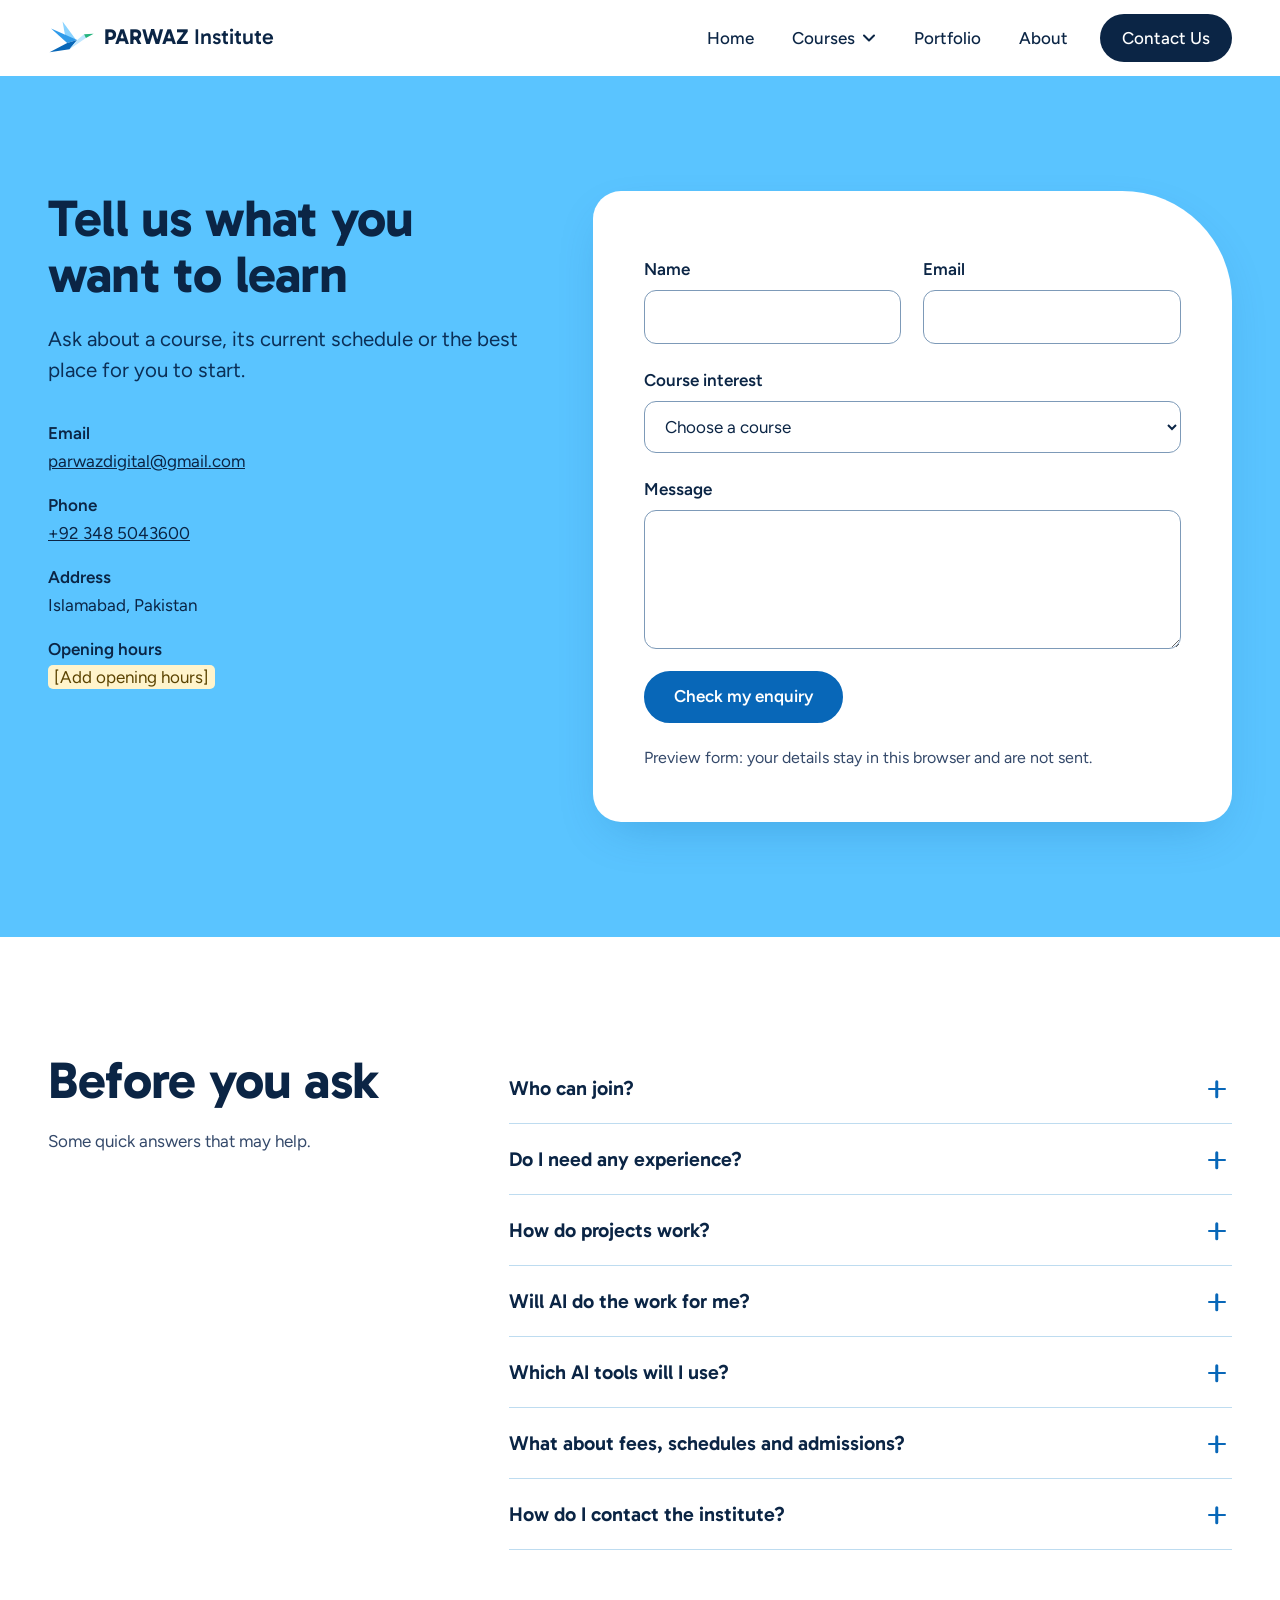
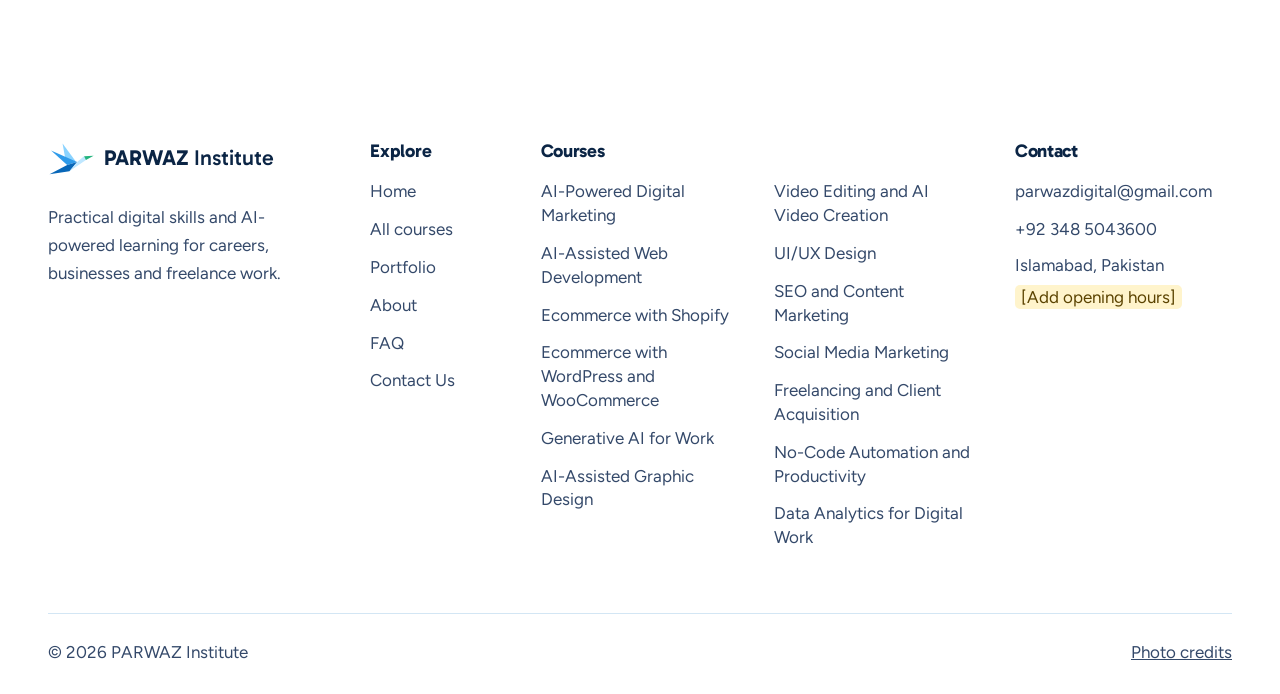
<file: contact.html>
<!DOCTYPE html>
<html lang="en">
<head>
  <meta charset="utf-8">
  <meta name="viewport" content="width=device-width, initial-scale=1">
  <title>Contact Us | PARWAZ Institute</title>
  <meta name="description" content="Ask PARWAZ Institute about a course or get help choosing where to start.">
  <meta name="theme-color" content="#5AC4FF">
  <link rel="icon" href="favicon.svg" type="image/svg+xml">
  <link rel="preconnect" href="https://images.unsplash.com">
  <link rel="preconnect" href="https://fonts.googleapis.com">
  <link rel="preconnect" href="https://fonts.gstatic.com" crossorigin>
  <link rel="stylesheet" href="https://fonts.googleapis.com/css2?family=Figtree:wght@400;500;600&amp;family=Gabarito:wght@500;600;700&amp;display=swap">
  <link rel="stylesheet" href="css/styles.css">
</head>
<body data-page="contact">
  <a class="skip" href="#main">Skip to content</a>
  <header id="site-header"></header>
  <noscript><p class="wrap">Please turn on JavaScript to see courses and use this site's menus.</p></noscript>
  <script src="js/data.js"></script>
  <script src="js/layout.js"></script>
  <main id="main" tabindex="-1">
    <section class="section contact"><div class="wrap contact-grid"><div class="page-intro"><h1 class="h2">Tell us what you want to learn</h1><p class="lede">Ask about a course, its current schedule or the best place for you to start.</p><dl class="contact-info" id="contact-info"></dl></div><div class="form-card"><div id="contact-form"></div></div></div></section>
    <section class="section" id="faq" aria-labelledby="t-faq"><div class="wrap faq"><div class="head"><h2 class="h2" id="t-faq">Before you ask</h2><p>Some quick answers that may help.</p></div><div id="faq-list"></div></div></section>
  </main>
  <footer id="site-footer"></footer>
  <script src="js/main.js"></script>
</body>
</html>
</file>
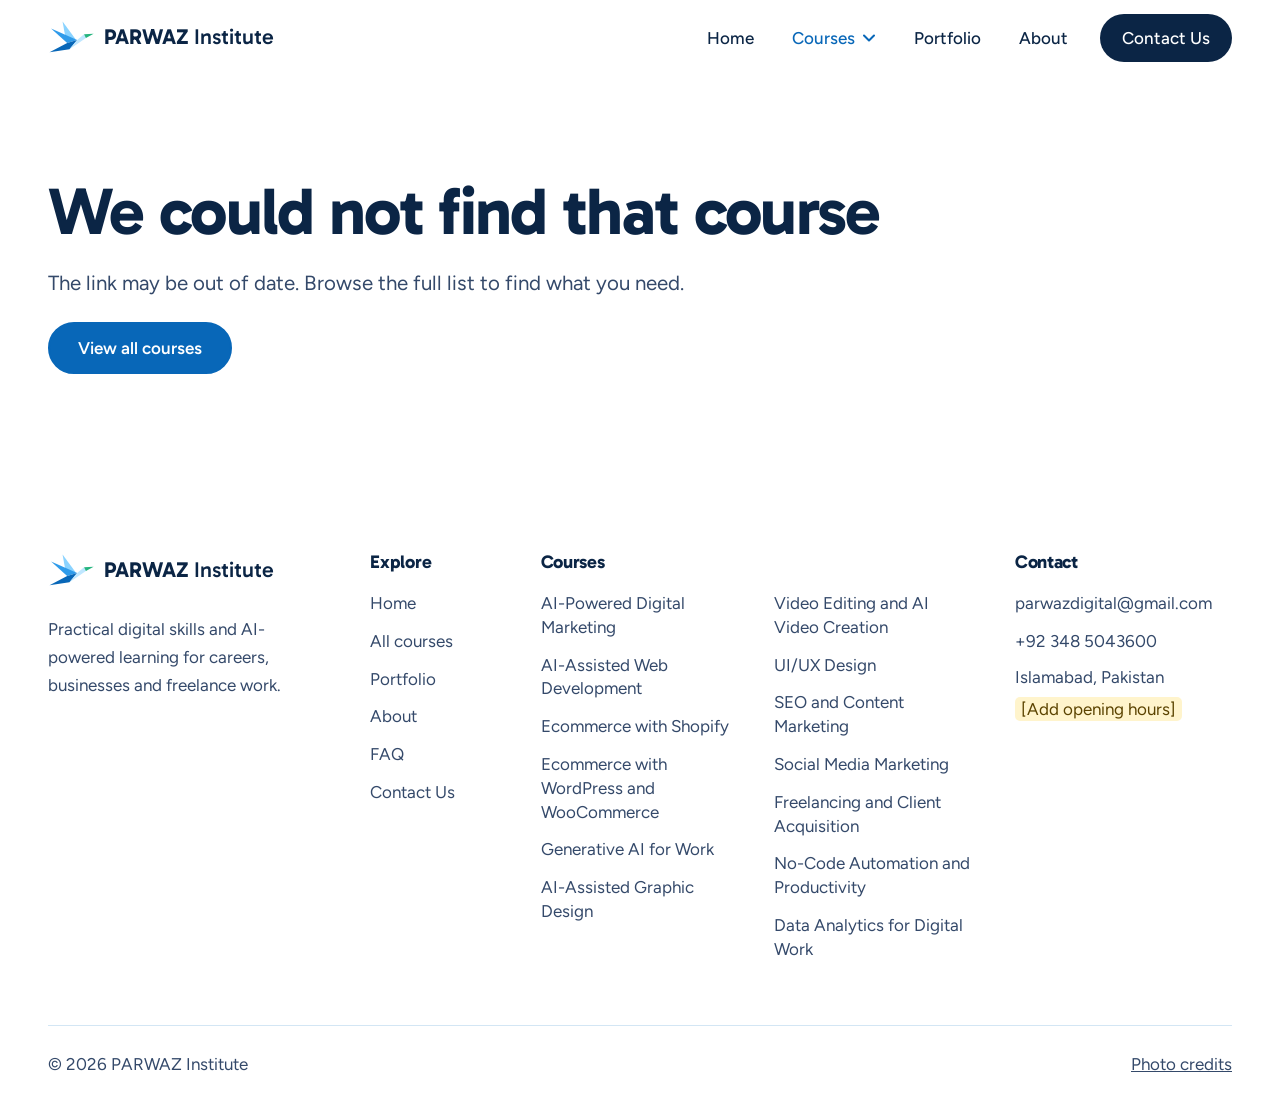
<file: course.html>
<!DOCTYPE html>
<html lang="en">
<head>
  <meta charset="utf-8">
  <meta name="viewport" content="width=device-width, initial-scale=1">
  <title>Course | PARWAZ Institute</title>
  <meta name="description" content="Course details from PARWAZ Institute.">
  <meta name="theme-color" content="#5AC4FF">
  <link rel="icon" href="favicon.svg" type="image/svg+xml">
  <link rel="preconnect" href="https://images.unsplash.com">
  <link rel="preconnect" href="https://fonts.googleapis.com">
  <link rel="preconnect" href="https://fonts.gstatic.com" crossorigin>
  <link rel="stylesheet" href="https://fonts.googleapis.com/css2?family=Figtree:wght@400;500;600&amp;family=Gabarito:wght@500;600;700&amp;display=swap">
  <link rel="stylesheet" href="css/styles.css">
</head>
<body data-page="courses">
  <a class="skip" href="#main">Skip to content</a>
  <header id="site-header"></header>
  <noscript><p class="wrap">Please turn on JavaScript to see courses and use this site's menus.</p></noscript>
  <script src="js/data.js"></script>
  <script src="js/layout.js"></script>
  <main id="main" tabindex="-1">
    <div id="course-detail"></div>
  </main>
  <footer id="site-footer"></footer>
  <script src="js/main.js"></script>
</body>
</html>
</file>
<file: css/styles.css>
/* PARWAZ Institute. Palette and type tokens first; sections follow page order. */
:root {
  --navy: #0B2545; --ink: #34496A; --sky: #5AC4FF; --sky-soft: #BFE7FF; --mist: #EDF8FF;
  --blue: #0867B8; --blue-dark: #06508F; --green: #24B47E; --green-dark: #0F6B4C; --line: #D3E6F4; --white: #fff;
  --display: "Gabarito", "Trebuchet MS", sans-serif; --body: "Figtree", "Segoe UI", sans-serif;
  --r-s: 12px; --r-m: 22px; --wing: clamp(80px, 13vw, 190px) 28px clamp(80px, 13vw, 190px) 28px;
  --shadow: 0 18px 50px -18px rgba(8, 80, 143, .28);
  --gap-y: clamp(72px, 9vw, 128px);
}
*, *::before, *::after { box-sizing: border-box; }
html { scroll-behavior: smooth; scroll-padding-top: 76px; -webkit-text-size-adjust: 100%; }
body { margin: 0; font: 400 1.0625rem/1.65 var(--body); color: var(--ink); background: var(--white); }
body.locked { overflow: hidden; }
h1, h2, h3 { font-family: var(--display); color: var(--navy); line-height: 1.08; letter-spacing: -.015em; margin: 0; font-weight: 700; text-wrap: balance; }
h3 { line-height: 1.2; letter-spacing: 0; }
p { margin: 0; text-wrap: pretty; }
ul, ol, dl, dd { margin: 0; padding: 0; list-style: none; }
img { display: block; max-width: 100%; height: auto; }
a { color: var(--blue); }
button, input, select, textarea { font: inherit; color: inherit; }
button { cursor: pointer; }
[hidden] { display: none !important; }
:focus-visible { outline: 3px solid var(--navy); outline-offset: 3px; border-radius: 6px; }
.sr-only { position: absolute; width: 1px; height: 1px; overflow: hidden; clip-path: inset(50%); white-space: nowrap; }
.skip { position: absolute; left: 16px; top: -80px; background: var(--navy); color: #fff; padding: 12px 18px; border-radius: var(--r-s); z-index: 50; }
.skip:focus { top: 12px; }
.wrap { width: min(1200px, 100% - 2 * clamp(20px, 4vw, 48px)); margin-inline: auto; }
.section { padding-block: var(--gap-y); }
.tint { background: var(--mist); }
.h2 { font-size: clamp(2rem, 4.2vw, 3.25rem); max-width: 17em; }
.lede { font-size: clamp(1.1rem, 1.6vw, 1.3rem); line-height: 1.55; max-width: 36em; }
.head { display: grid; gap: 18px; margin-bottom: clamp(36px, 5vw, 64px); }
.head .lede { max-width: 34em; }

.btn { display: inline-flex; align-items: center; justify-content: center; min-height: 52px; padding: 12px 28px; border: 2px solid var(--blue); border-radius: 999px; background: var(--blue); color: #fff; font-weight: 600; text-decoration: none; line-height: 1.2; transition: background-color .2s, border-color .2s, color .2s; }
.btn:hover { background: var(--blue-dark); border-color: var(--blue-dark); }
.btn-navy { background: var(--navy); border-color: var(--navy); }
.btn-navy:hover { background: #14396A; border-color: #14396A; }
.btn-line { background: transparent; border-color: var(--navy); color: var(--navy); }
.btn-line:hover { background: var(--navy); border-color: var(--navy); color: #fff; }
.text-link { font-weight: 600; text-underline-offset: 5px; text-decoration-thickness: 2px; }
.text-link:hover { color: var(--navy); }
.placeholder { background: #FFF4CC; color: #5B4300; padding: 2px 6px; border-radius: 5px; }
.tag { display: inline-block; background: #D5F3E6; color: #0A5239; font-size: .875rem; font-weight: 600; line-height: 1.3; padding: 4px 10px; border-radius: 6px; }
.ticks { display: grid; gap: 12px; }
.ticks li { position: relative; padding-left: 34px; }
.ticks li::before { content: ""; position: absolute; left: 2px; top: .42em; width: 15px; height: 8px; border: solid var(--green); border-width: 0 0 3px 3px; transform: rotate(-45deg); border-radius: 1px; }

/* Bird */
.bird { display: block; overflow: visible; }
.b1 { fill: #8AD3FF; } .b2 { fill: #2F9BEA; } .b3 { fill: #0867B8; } .b4 { fill: #BFE7FF; } .b5 { fill: #24B47E; }

/* Header */
#site-header { position: sticky; top: 0; z-index: 30; background: var(--white); min-height: 76px; transition: box-shadow .2s; }
#site-header.scrolled { box-shadow: 0 1px 0 var(--line); }
.bar { display: flex; align-items: center; justify-content: space-between; min-height: 76px; gap: 24px; }
.logo { display: inline-flex; align-items: center; gap: 10px; text-decoration: none; color: var(--navy); font: 500 1.35rem/1 var(--display); }
.logo .bird { width: 46px; }
.nav-list a, .drop-btn { color: var(--navy); text-decoration: none; font-weight: 500; }
.drop-btn { background: none; border: 0; display: inline-flex; align-items: center; gap: 8px; }
.caret { width: 12px; transition: transform .2s; }
.drop-btn[aria-expanded=true] .caret { transform: rotate(180deg); }
.drop-title { font: 700 1.1rem/1.2 var(--display); color: var(--navy); margin-bottom: 8px; }
.menu-btn { display: inline-flex; align-items: center; gap: 12px; min-height: 48px; padding: 8px 4px 8px 12px; border: 0; background: none; font-weight: 600; color: var(--navy); }
.burger, .burger::before { width: 24px; height: 2.5px; border-radius: 2px; background: currentColor; transition: transform .2s; }
.burger { position: relative; transform: translateY(-4px); }
.burger::before { content: ""; position: absolute; inset: 0; transform: translateY(8px); }
.menu-open .burger { transform: rotate(45deg); }
.menu-open .burger::before { transform: rotate(-90deg); }

@media (max-width: 899.98px) {
  #main-nav { display: none; position: absolute; left: 0; right: 0; top: 100%; height: calc(100dvh - 76px); overflow-y: auto; background: var(--white); padding: 8px clamp(20px, 4vw, 48px) 48px; overscroll-behavior: contain; }
  .menu-open #main-nav { display: block; }
  .nav-list > li { border-bottom: 1px solid var(--line); }
  .nav-list > li > a, .drop-btn { display: flex; width: 100%; justify-content: space-between; padding: 18px 2px; font: 600 1.35rem/1.2 var(--display); }
  .nav-list > li:last-child { border: 0; padding-top: 24px; }
  .nav-list .nav-cta { justify-content: center; background: var(--blue); color: #fff; border-radius: 999px; font-size: 1.1rem; }
  .drop { padding: 0 2px 24px; }
  .drop-grid { display: grid; gap: 24px; }
  .drop li a { display: block; padding: 10px 0; font-weight: 400; }
  .drop-all { display: inline-block; margin-top: 18px; padding: 10px 0; font-weight: 600 !important; text-decoration: underline !important; text-underline-offset: 5px; color: var(--blue) !important; }
}
@media (min-width: 900px) {
  .menu-btn { display: none; }
  .nav-list { display: flex; align-items: center; gap: clamp(2px, .8vw, 12px); }
  .nav-list > li > a, .drop-btn { display: inline-flex; padding: 10px 14px; border-radius: 10px; transition: background-color .2s; }
  .nav-list > li > a:hover, .drop-btn:hover, .drop-btn[aria-expanded=true] { background: var(--mist); }
  .nav-list [aria-current], .drop-btn.is-current { color: var(--blue); }
  .nav-list .nav-cta, .nav-list .nav-cta[aria-current] { background: var(--navy); color: #fff; border-radius: 999px; padding-inline: 22px; margin-left: 8px; }
  .nav-list .nav-cta:hover { background: #14396A; }
  .drop { position: absolute; top: calc(100% - 4px); left: 50%; transform: translateX(-50%); width: min(1200px, 100% - 64px); max-height: calc(100vh - 90px); overflow: auto; background: #fff; border-radius: var(--r-m); box-shadow: var(--shadow), 0 0 0 1px var(--line); padding: 32px; }
  .drop-grid { display: grid; grid-template-columns: repeat(4, 1fr); gap: 28px; }
  .drop li a { display: block; padding: 8px 10px; margin-left: -10px; border-radius: 8px; line-height: 1.35; font-weight: 400; }
  .drop li a:hover { background: var(--mist); color: var(--blue); }
  .drop-all { display: inline-block; margin-top: 22px; font-weight: 600 !important; color: var(--blue) !important; text-decoration: underline !important; text-underline-offset: 5px; }
}

/* Hero */
.hero { position: relative; background: var(--sky); overflow: hidden; isolation: isolate; }
.hero-grid { display: grid; gap: 48px; padding-block: clamp(48px, 6vw, 88px) clamp(56px, 7vw, 96px); align-items: center; }
.hero h1 { font-size: clamp(2.9rem, 6.2vw, 5.4rem); line-height: .98; letter-spacing: -.03em; }
.hero h1 span { display: block; }
@media (max-width: 899.98px) { .hero h1 { font-size: clamp(2.1rem, 10.2vw, 4.2rem); } }
.hero .lede { color: #0B2F57; margin: 26px 0 34px; max-width: 31em; }
.actions { display: flex; flex-wrap: wrap; gap: 14px; }
.hero-note { margin-top: 32px; color: #0B2F57; font-weight: 500; display: flex; gap: 8px 26px; flex-wrap: wrap; }
.hero-note li { position: relative; padding-left: 20px; }
.hero-note li::before { content: ""; position: absolute; left: 0; top: .5em; width: 11px; height: 11px; background: #fff; clip-path: polygon(0 50%, 100% 0, 65% 100%); }
.hero-art { position: relative; }
.hero-photo { border-radius: var(--wing); overflow: hidden; aspect-ratio: 1 / 1.02; background: var(--sky-soft); }
.hero-photo img { width: 100%; height: 100%; object-fit: cover; }
.hero-bird { position: absolute; width: clamp(130px, 18vw, 250px); left: clamp(-52px, -4vw, -10px); bottom: -9%; transform: rotate(-9deg); filter: drop-shadow(0 18px 18px rgba(11, 37, 69, .25)); }
.hero-bird .b1 { fill: #DDF2FF; } .hero-bird .b2 { fill: #fff; } .hero-bird .b3 { fill: #BFE0F7; } .hero-bird .b4 { fill: #F2FAFF; } .hero-bird .b5 { fill: #24B47E; }
.hero-path { position: absolute; z-index: -1; inset: 0; width: 100%; height: 100%; }
.hero-path path { fill: none; stroke: #fff; stroke-width: 3; stroke-dasharray: 3 13; stroke-linecap: round; opacity: .85; }
.hero::after { content: ""; position: absolute; z-index: -2; inset: 45% 0 0; background: linear-gradient(transparent, #A9E0FF); }
@media (min-width: 900px) { .hero-grid { grid-template-columns: 1.12fr .88fr; } }
@media (prefers-reduced-motion: no-preference) {
  .hero-bird { animation: land 1.5s cubic-bezier(.16, .8, .24, 1) both; }
  @keyframes land { from { transform: translate(-34vw, 22vh) rotate(6deg) scale(.45); opacity: 0; } to { transform: rotate(-9deg); opacity: 1; } }
}

/* Paths: photo heights rise from left to right */
.head-row { display: flex; flex-wrap: wrap; justify-content: space-between; align-items: end; gap: 24px; margin-bottom: clamp(36px, 4vw, 56px); }
.head-row .head { margin: 0; }
.paths { display: grid; gap: 48px 28px; }
.path-photo { display: block; overflow: hidden; border-radius: 18px 70px 18px 18px; background: var(--sky-soft); aspect-ratio: 4 / 3; margin-bottom: 24px; }
.path-photo img, .course-photo img { width: 100%; height: 100%; object-fit: cover; transition: transform .5s; }
.path-photo:hover img, .course:hover .course-photo img { transform: scale(1.035); }
.path h3 { font-size: 1.6rem; margin-bottom: 8px; }
.path h3 a, .course h3 a { color: inherit; text-decoration: none; }
.path h3 a:hover, .course h3 a:hover { color: var(--blue); }
.path ul { margin-top: 16px; border-top: 1px solid var(--line); }
.path li { border-bottom: 1px solid var(--line); }
.path li a { display: block; padding: 11px 0; font-weight: 500; text-decoration: none; line-height: 1.35; transition: padding .2s, background-color .2s; }
.path li a:hover { padding-left: 10px; background: var(--mist); }
@media (min-width: 600px) { .paths { grid-template-columns: 1fr 1fr; } }
@media (min-width: 900px) {
  .paths { grid-template-columns: repeat(4, 1fr); align-items: end; }
  .path { display: grid; grid-template-rows: auto auto 5.2em auto; height: 100%; align-content: end; }
  .path ul { min-height: 232px; }
  .path-photo { aspect-ratio: auto; }
  .path:nth-child(1) .path-photo { height: 180px; } .path:nth-child(2) .path-photo { height: 235px; }
  .path:nth-child(3) .path-photo { height: 290px; } .path:nth-child(4) .path-photo { height: 345px; }
}

/* Why */
.why { display: grid; gap: clamp(40px, 6vw, 88px); align-items: start; }
.why-photo { border-radius: 28px var(--wing-c, 140px) 28px 28px; overflow: hidden; background: var(--sky-soft); aspect-ratio: 4 / 4.4; }
.why-photo img { width: 100%; height: 100%; object-fit: cover; }
.why-list { margin-top: 36px; }
.why-list > div { padding: 22px 0; border-top: 1px solid #C2DFF2; display: grid; gap: 6px; }
.why-list dt { font: 700 1.3rem/1.2 var(--display); color: var(--navy); }
@media (min-width: 900px) { .why { grid-template-columns: .85fr 1.15fr; align-items: center; } .why-list > div { grid-template-columns: 13em 1fr; gap: 24px; } }

/* Journey */
.journey { position: relative; }
.journey ol { display: grid; gap: 0; }
.journey li { position: relative; padding: 0 0 44px 56px; }
.journey li::before { content: ""; position: absolute; left: 9px; top: 6px; width: 22px; height: 22px; border-radius: 50%; background: var(--blue); box-shadow: 0 0 0 7px var(--sky-soft); z-index: 1; }
.journey li:last-child::before { background: var(--green); box-shadow: 0 0 0 7px #CBF0DF; }
.journey li:not(:last-child)::after { content: ""; position: absolute; left: 18px; top: 24px; bottom: -6px; border-left: 3px dotted #7CC7F2; }
.journey h3 { font-size: clamp(1.7rem, 2.6vw, 2.2rem); margin-bottom: 8px; }
.journey p { max-width: 27em; }
.journey-line, .journey-bird { display: none; }
@media (min-width: 900px) {
  .journey { height: 470px; margin-top: -40px; }
  .journey-line { display: block; position: absolute; inset: 0; width: 100%; height: 100%; overflow: visible; }
  .journey-line path { fill: none; stroke: var(--sky); stroke-width: 4; stroke-dasharray: 3 12; stroke-linecap: round; vector-effect: non-scaling-stroke; }
  .journey-bird { display: block; position: absolute; width: 130px; right: 0; top: 0; transform: rotate(-8deg); }
  .journey li { position: absolute; width: 27%; padding: 44px 0 0; }
  .journey li::before { left: 4px; top: 0; }
  .journey li:not(:last-child)::after { display: none; }
  .journey li:nth-child(1) { left: 0; top: 270px; } .journey li:nth-child(2) { left: 35%; top: 225px; } .journey li:nth-child(3) { left: 70%; top: 138px; }
}

/* Portfolio */
.filters { display: flex; flex-wrap: wrap; gap: 8px; }
.filters button { min-height: 46px; padding: 8px 18px; border-radius: 999px; border: 1.5px solid #B8D7EC; background: #fff; color: var(--navy); font-weight: 500; transition: background-color .2s, border-color .2s; }
.filters button:hover { border-color: var(--blue); }
.filters [aria-pressed=true] { background: var(--navy); border-color: var(--navy); color: #fff; }
.count { margin: 16px 0 28px; font-size: 1rem; }
.projects { display: grid; gap: 36px 28px; }
.project-btn { display: block; width: 100%; height: 100%; text-align: left; padding: 0; border: 0; background: none; }
.project-btn:focus-visible { border-radius: var(--r-m); }
.project-art { display: grid; place-items: center; aspect-ratio: 4 / 3; border-radius: var(--r-m); overflow: hidden; background: var(--sky-soft); transition: box-shadow .25s; }
.project-btn:hover .project-art { box-shadow: var(--shadow); }
.project-btn:hover .project-title { color: var(--blue); }
.project-text { display: grid; justify-items: start; gap: 5px; padding-top: 18px; }
.project-title { font: 700 1.4rem/1.2 var(--display); color: var(--navy); margin-top: 4px; transition: color .2s; }
.project-course { color: var(--ink); }
@media (min-width: 600px) { .projects { grid-template-columns: 1fr 1fr; } }
@media (min-width: 900px) {
  .projects { grid-template-columns: repeat(6, 1fr); }
  .project { grid-column: span 2; }
  .projects:not(.few) .project:nth-child(-n+2) { grid-column: span 3; }
  .projects:not(.few) .project:nth-child(n+6) { grid-column: span 2; }
  .projects:not(.few) .project:nth-child(-n+2) .project-art { aspect-ratio: 16 / 10.2; }
  .all-work .project:nth-child(n+6):nth-child(-n+9) { grid-column: span 3 !important; }
}
.mk { width: 100%; height: 100%; color: var(--navy); font-size: 14px; line-height: 1.3; overflow: hidden; }
.mk svg { display: block; width: 100%; height: 100%; }
.mk img { width: 100%; height: 100%; object-fit: cover; }
.mk-browser { width: 84%; height: 82%; margin-top: 18%; align-self: end; background: #fff; border-radius: 12px 12px 0 0; display: flex; flex-direction: column; box-shadow: 0 10px 40px rgba(11, 37, 69, .18); }
.project-art.site { background: #BDEBD6; }
.mk-bar { display: flex; gap: 5px; padding: 10px 12px; background: #F3F8FC; }
.mk-bar i { width: 8px; height: 8px; border-radius: 50%; background: #BCD0E0; }
.mk-store { flex: 1; min-height: 0; display: flex; flex-direction: column; position: relative; }
.mk-nav { display: flex; gap: 14px; padding: 8px 16px; align-items: center; }
.mk-nav b { margin-right: auto; font: 700 17px var(--display); }
.mk-store > img { flex: 1; min-height: 0; }
.mk-cap { position: absolute; left: 16px; bottom: 16px; background: #fff; border-radius: 10px; padding: 10px 14px; display: grid; }
.mk-cap b { font: 700 18px/1.2 var(--display); } .mk-cap span { color: var(--blue); text-decoration: underline; }
.project-art.app { background: linear-gradient(160deg, #8AD6FF, #CDEBFF); }
.mk-phones { display: flex; justify-content: center; gap: 5%; padding: 8% 6% 0; }
.mk-phone { width: min(168px, 47%); height: 125%; flex: none; background: #fff; border-radius: 24px 24px 0 0; border: 6px solid var(--navy); border-bottom: 0; padding: 8px; overflow: hidden; }
.mk-phone.alt { margin-top: 36px; }
.mk-photo { position: relative; height: 112px; border-radius: 14px; overflow: hidden; margin-bottom: 8px; background: var(--blue); }
.mk-photo b { position: absolute; left: 10px; top: 10px; right: 10px; color: #fff; font: 700 17px/1.1 var(--display); text-shadow: 0 1px 8px #0B2545, 0 0 2px #0B2545; }
.mk-phone p { background: var(--mist); border-radius: 9px; padding: 7px 10px; margin-bottom: 6px; font-weight: 500; }
.mk-phone p.big { background: none; font: 700 18px var(--display); padding: 4px; }
.mk-route { height: 92px; background: var(--mist); border-radius: 12px; margin-bottom: 8px; padding: 6px; }
.mk-btn { display: block; background: var(--green-dark); color: #fff; border-radius: 99px; padding: 7px; text-align: center; font-weight: 600; }
.mk-dash { width: 84%; height: 80%; background: #fff; border-radius: 16px; padding: 18px; display: grid; grid-template-columns: 1fr auto; grid-template-rows: auto 1fr auto; gap: 8px; box-shadow: 0 10px 40px rgba(11, 37, 69, .12); }
.mk-dash > b, .mk-cal > b { font: 700 18px var(--display); }
.mk-note { background: var(--mist); padding: 3px 8px; border-radius: 6px; }
.mk-chart { grid-column: 1 / -1; min-height: 0; } .mk-chart svg { overflow: hidden; }
.mk-rows { grid-column: 1 / -1; display: grid; gap: 5px; }
.mk-rows p { display: grid; grid-template-columns: 48px 1fr; align-items: center; } .mk-rows i { height: 9px; background: var(--sky); border-radius: 5px; }
.project-art.calendar { background: #E1F6EC; }
.mk-cal { padding: 7% 8%; display: grid; grid-template-rows: auto 1fr auto; gap: 10px; }
.mk-days { display: grid; grid-template-columns: repeat(7, 1fr); gap: 6px; min-height: 0; }
.mk-days i { background: #fff; border-radius: 8px; padding: 3px 7px; font-style: normal; font-size: 12px; }
.mk-cal .t { background: #8AD6FF; } .mk-cal .s { background: #9FE3C5; } .mk-cal .p { background: #FFE08A; }
.mk-key { display: flex; gap: 8px; } .mk-key span { padding: 3px 10px; border-radius: 6px; }
.project-art.flow { background: #D8F0FF; } .project-art.content { background: #DDF3FF; }
.mk-flow, .mk-content { padding: 4%; }
.project-art.film { background: var(--navy); }
.mk-film { padding: 6%; display: grid; grid-template-rows: 1fr 16px 16px; gap: 8px; }
.mk-frame { position: relative; min-height: 0; border-radius: 10px; overflow: hidden; }
.mk-frame b { position: absolute; left: 18px; bottom: 14px; font: 700 26px var(--display); color: var(--navy); background: #fff; padding: 2px 10px; border-radius: 6px; }
.mk-line { display: flex; gap: 4px; } .mk-line i { border-radius: 4px; }
.mk-site { flex: 1; min-height: 0; }
.proj-dialog { width: min(720px, 100% - 32px); max-height: calc(100dvh - 32px); padding: 0; border: 0; border-radius: var(--r-m); color: var(--ink); overflow: auto; box-shadow: var(--shadow); }
.proj-dialog::backdrop { background: rgba(11, 37, 69, .62); }
.proj-dialog .project-art { border-radius: 0; aspect-ratio: 16 / 9; }
.dlg-body { padding: clamp(24px, 4vw, 40px); display: grid; gap: 16px; justify-items: start; }
.dlg-body h2 { font-size: 2rem; } .dlg-body h3 { font-size: 1.2rem; margin-top: 8px; } .dlg-body .btn { margin-top: 10px; }
.dlg-close { position: sticky; float: right; z-index: 2; top: 14px; margin: 14px 14px -62px 0; min-height: 48px; padding: 0 20px; background: #fff; border: 0; border-radius: 99px; font-weight: 600; color: var(--navy); box-shadow: 0 2px 12px rgba(11, 37, 69, .25); }

/* AI in practice */
.ai { background: var(--navy); color: #C6DAEE; }
.ai h2 { color: #fff; }
.ai :focus-visible { outline-color: #fff; }
.ai-tabs { display: flex; flex-wrap: wrap; gap: 8px; margin-bottom: 40px; }
.ai-tabs button { min-height: 50px; padding: 10px 20px; border: 1.5px solid #4A6A92; border-radius: 999px; background: none; color: #fff; font-weight: 500; transition: background-color .2s; }
.ai-tabs button:hover { background: #14396A; }
.ai-tabs [aria-selected=true] { background: var(--sky); border-color: var(--sky); color: var(--navy); font-weight: 600; }
.wf { display: grid; gap: 10px; }
.wf li { padding: 20px 24px; border-radius: 6px 26px 26px 26px; color: var(--navy); }
.wf b { font: 700 1.15rem/1.2 var(--display); display: block; margin-bottom: 6px; }
.wf .you { background: #fff; margin-right: 8%; }
.wf .ai { background: var(--sky); margin-left: 8%; border-radius: 26px 6px 26px 26px; color: var(--navy); }
.ai-note { margin-top: 36px; font-size: 1.1rem; max-width: 42em; color: #fff; }
@media (min-width: 900px) {
  .wf { grid-template-columns: repeat(5, 1fr); gap: 12px; align-items: start; }
  .wf li, .wf .you, .wf .ai { margin: 0; min-height: 190px; padding: 24px 20px; }
  .wf .you { margin-top: 56px; }
}

/* Outcomes + FAQ */
.outcomes { display: grid; gap: 48px; align-items: center; }
.outcomes .ticks { margin-top: 32px; gap: 18px; font-size: 1.15rem; color: var(--navy); }
.outcomes-photo { border-radius: 28px 28px 150px 28px; overflow: hidden; aspect-ratio: 5 / 4; background: var(--sky-soft); }
.outcomes-photo img { width: 100%; height: 100%; object-fit: cover; }
@media (min-width: 900px) { .outcomes { grid-template-columns: 1fr 1fr; gap: 88px; } .faq { display: grid; grid-template-columns: .7fr 1.3fr; gap: 72px; align-items: start; } }
.faq .head { margin-bottom: 32px; }
details { border-bottom: 1px solid #BEDCF0; }
summary { list-style: none; cursor: pointer; padding: 22px 48px 22px 0; position: relative; font: 600 1.25rem/1.3 var(--display); color: var(--navy); }
summary::-webkit-details-marker { display: none; }
summary:hover { color: var(--blue); }
summary::before, summary::after { content: ""; position: absolute; right: 6px; top: 50%; width: 18px; height: 2.5px; background: var(--blue); border-radius: 2px; transition: transform .2s; }
summary::after { transform: rotate(90deg); }
details[open] summary::after { transform: none; }
details p { padding: 0 48px 26px 0; max-width: 42em; }

/* Contact */
.contact { position: relative; background: var(--sky); isolation: isolate; overflow: hidden; }
.contact-grid { display: grid; gap: 44px; align-items: start; }
.contact .lede { color: #0B2F57; margin-top: 20px; }
.contact-info { margin-top: 32px; display: grid; gap: 16px; }
.contact-info dt { font-weight: 600; color: var(--navy); }
.contact-info dd, .contact-info a { color: var(--navy); }
.contact-bird { width: 190px; margin-top: 40px; display: none; }
.contact-bird .b1 { fill: #DDF2FF; } .contact-bird .b2 { fill: #fff; } .contact-bird .b3 { fill: #BFE0F7; } .contact-bird .b4 { fill: #F2FAFF; }
.form-card { background: #fff; border-radius: 28px 110px 28px 28px; padding: clamp(28px, 4vw, 52px); padding-top: clamp(44px, 5vw, 64px); box-shadow: var(--shadow); }
form { display: grid; gap: 22px; }
.two { display: grid; gap: 22px; }
.field { display: grid; gap: 7px; min-width: 0; align-content: start; }
.field label { font-weight: 600; color: var(--navy); }
.field input, .field select, .field textarea { width: 100%; min-height: 52px; padding: 12px 16px; border: 1.5px solid #7D9AB8; border-radius: var(--r-s); background: #fff; color: var(--navy); }
.field textarea { resize: vertical; }
.field :is(input, select, textarea):focus { outline: 3px solid var(--sky); outline-offset: 1px; border-color: var(--blue); }
.field [aria-invalid] { border-color: #B3261E; background: #FFF7F6; }
.err { color: #A3201A; font-size: 1rem; line-height: 1.4; } .err:empty { display: none; }
form .btn { justify-self: start; }
.form-note { font-size: 1rem; }
.form-done { display: grid; gap: 18px; justify-items: start; }
.form-done .bird { width: 110px; } .form-done h3 { font-size: 1.8rem; overflow-wrap: anywhere; }
@media (min-width: 600px) { .two { grid-template-columns: 1fr 1fr; } }
@media (min-width: 900px) { .contact-grid { grid-template-columns: .85fr 1.15fr; gap: 72px; } .contact-bird { display: block; } }

/* Footer */
#site-footer { background: var(--white); padding-block: clamp(56px, 6vw, 88px) 28px; }
.foot-top { display: grid; gap: 40px; }
.foot-brand p { margin-top: 18px; max-width: 24em; }
#site-footer h2 { font-size: 1.15rem; margin-bottom: 12px; }
#site-footer li a { display: inline-block; padding: 5px 0; color: var(--ink); text-decoration: none; line-height: 1.4; }
#site-footer li a:hover { color: var(--blue); text-decoration: underline; text-underline-offset: 4px; }
#site-footer li { padding: 2px 0; }
.foot-end { margin-top: 56px; padding-top: 24px; border-top: 1px solid var(--line); display: flex; flex-wrap: wrap; gap: 12px 32px; justify-content: space-between; }
.foot-end a { color: var(--ink); }
@media (min-width: 600px) { .foot-courses ul { columns: 2; column-gap: 32px; } .foot-courses li { break-inside: avoid; } .foot-top { grid-template-columns: 1fr 1fr; } .foot-brand, .foot-courses { grid-column: 1 / -1; } }
@media (min-width: 1000px) { .foot-top { grid-template-columns: 1.3fr .6fr 2fr 1fr; } .foot-brand, .foot-courses { grid-column: auto; } }

/* Inner pages */
.page-top { background: var(--sky); position: relative; overflow: hidden; }
.page-head { padding-block: clamp(56px, 8vw, 112px); display: grid; gap: 22px; justify-items: start; }
.page-head h1, .cd-hero h1 { font-size: clamp(2.5rem, 5.2vw, 4.4rem); max-width: 13em; letter-spacing: -.025em; line-height: 1.02; }
.page-top .lede { color: #0B2F57; }
.page-bird { position: absolute; width: clamp(150px, 20vw, 280px); right: 7%; bottom: 16%; transform: rotate(-8deg); }
.page-bird .b1 { fill: #DDF2FF; } .page-bird .b2 { fill: #fff; } .page-bird .b3 { fill: #BFE0F7; } .page-bird .b4 { fill: #F2FAFF; }
@media (max-width: 899.98px) { .page-bird { display: none; } }
.jump { display: flex; flex-wrap: wrap; gap: 8px; margin-top: 8px; }
.jump a { display: inline-flex; align-items: center; min-height: 46px; padding: 8px 18px; border-radius: 99px; background: #fff; color: var(--navy); font-weight: 500; text-decoration: none; }
.jump a:hover { background: var(--navy); color: #fff; }
.cat-group { padding-block: clamp(56px, 7vw, 96px); }
.cat-group + .cat-group { border-top: 1px solid var(--line); }
.cat-head { display: grid; gap: 12px; margin-bottom: 36px; align-content: start; }
.cat-head h2 { font-size: clamp(1.9rem, 3vw, 2.6rem); }
.course-list { display: grid; gap: 36px; }
.course { display: grid; gap: 20px; }
.course-photo { display: block; overflow: hidden; border-radius: 14px 48px 14px 14px; aspect-ratio: 3 / 2; background: var(--sky-soft); }
.course h3 { font-size: 1.5rem; margin-bottom: 8px; }
.course-links { display: flex; flex-wrap: wrap; gap: 4px 24px; margin-top: 12px; }
.course-links a { font-weight: 600; text-underline-offset: 5px; padding: 6px 0; }
.course-links a + a { color: var(--navy); }
@media (min-width: 700px) { .course { grid-template-columns: 240px 1fr; gap: 32px; align-items: center; } }
@media (min-width: 900px) { .cat-group { display: grid; grid-template-columns: .42fr 1fr; gap: 64px; } .cat-head { position: sticky; top: 116px; align-self: start; margin: 0; } }
#course-detail .tint .h2 { margin-bottom: 44px; }
.cd-hero { background: var(--sky); }
.cd-hero-grid { display: grid; gap: 44px; align-items: center; padding-block: clamp(40px, 5vw, 80px); }
.cd-hero h1 { font-size: clamp(2.3rem, 4.4vw, 3.9rem); overflow-wrap: break-word; }
.cd-hero .lede { color: #0B2F57; margin: 22px 0 32px; }
.cd-photo { border-radius: var(--wing); overflow: hidden; aspect-ratio: 4 / 3; background: var(--sky-soft); }
.cd-photo img { width: 100%; height: 100%; object-fit: cover; }
.crumbs ol { display: flex; flex-wrap: wrap; gap: 4px 0; margin-bottom: 20px; }
.crumbs li + li::before { content: "/"; margin-inline: 10px; color: var(--navy); }
.crumbs a { color: var(--navy); text-underline-offset: 4px; }
.cd-body { display: grid; gap: 56px; align-items: start; }
.cd-main h2 { font-size: 1.9rem; margin-bottom: 18px; } .cd-main * + h2 { margin-top: 48px; }
.cd-main p { max-width: 38em; } .cd-main .text-link { display: inline-block; margin-top: 14px; }
.cd-side { background: var(--mist); border-radius: 28px 90px 28px 28px; padding: clamp(28px, 4vw, 44px); display: grid; gap: 16px; justify-items: start; }
.cd-side h2 { font-size: 1.6rem; }
@media (min-width: 900px) { .cd-hero-grid { grid-template-columns: 1.1fr .9fr; gap: 64px; } .cd-body { grid-template-columns: 1.3fr .7fr; gap: 88px; } .cd-side { position: sticky; top: 108px; } }
.story { display: grid; gap: 48px; align-items: center; }
.story p + p { margin-top: 18px; } .story h2 { margin-bottom: 24px; }
@media (min-width: 900px) { .story { grid-template-columns: 1fr 1fr; gap: 88px; } }
.sky-band { position: relative; min-height: 520px; display: grid; place-items: center; text-align: center; isolation: isolate; background: var(--blue-dark); overflow: hidden; }
.sky-band > img { position: absolute; inset: 0; width: 100%; height: 100%; object-fit: cover; object-position: 50% 10%; z-index: -2; }
.sky-band::after { content: ""; position: absolute; inset: 0; z-index: -1; background: rgba(6, 60, 115, .62); }
.sky-band h2 { color: #fff; margin: 0 auto 18px; } .sky-band p { color: #fff; margin-inline: auto; } .sky-band .btn { margin-top: 30px; background: #fff; color: var(--navy); border-color: #fff; }
.sky-band .btn:hover { background: var(--sky-soft); border-color: var(--sky-soft); }
.sky-band .wrap { padding-block: 72px; }
.credits { display: grid; gap: 24px; } .credits li { display: grid; grid-template-columns: 120px 1fr; gap: 20px; align-items: center; } .credits img { border-radius: var(--r-s); }
@media (min-width: 900px) { .credits { grid-template-columns: 1fr 1fr; gap: 32px 48px; } }
.team-slot { border: 2px dashed #8DBFE0; border-radius: var(--r-m); padding: 28px; }
@media (prefers-reduced-motion: reduce) { html { scroll-behavior: auto; } *, *::before, *::after { animation: none !important; transition: none !important; } }
</file>
